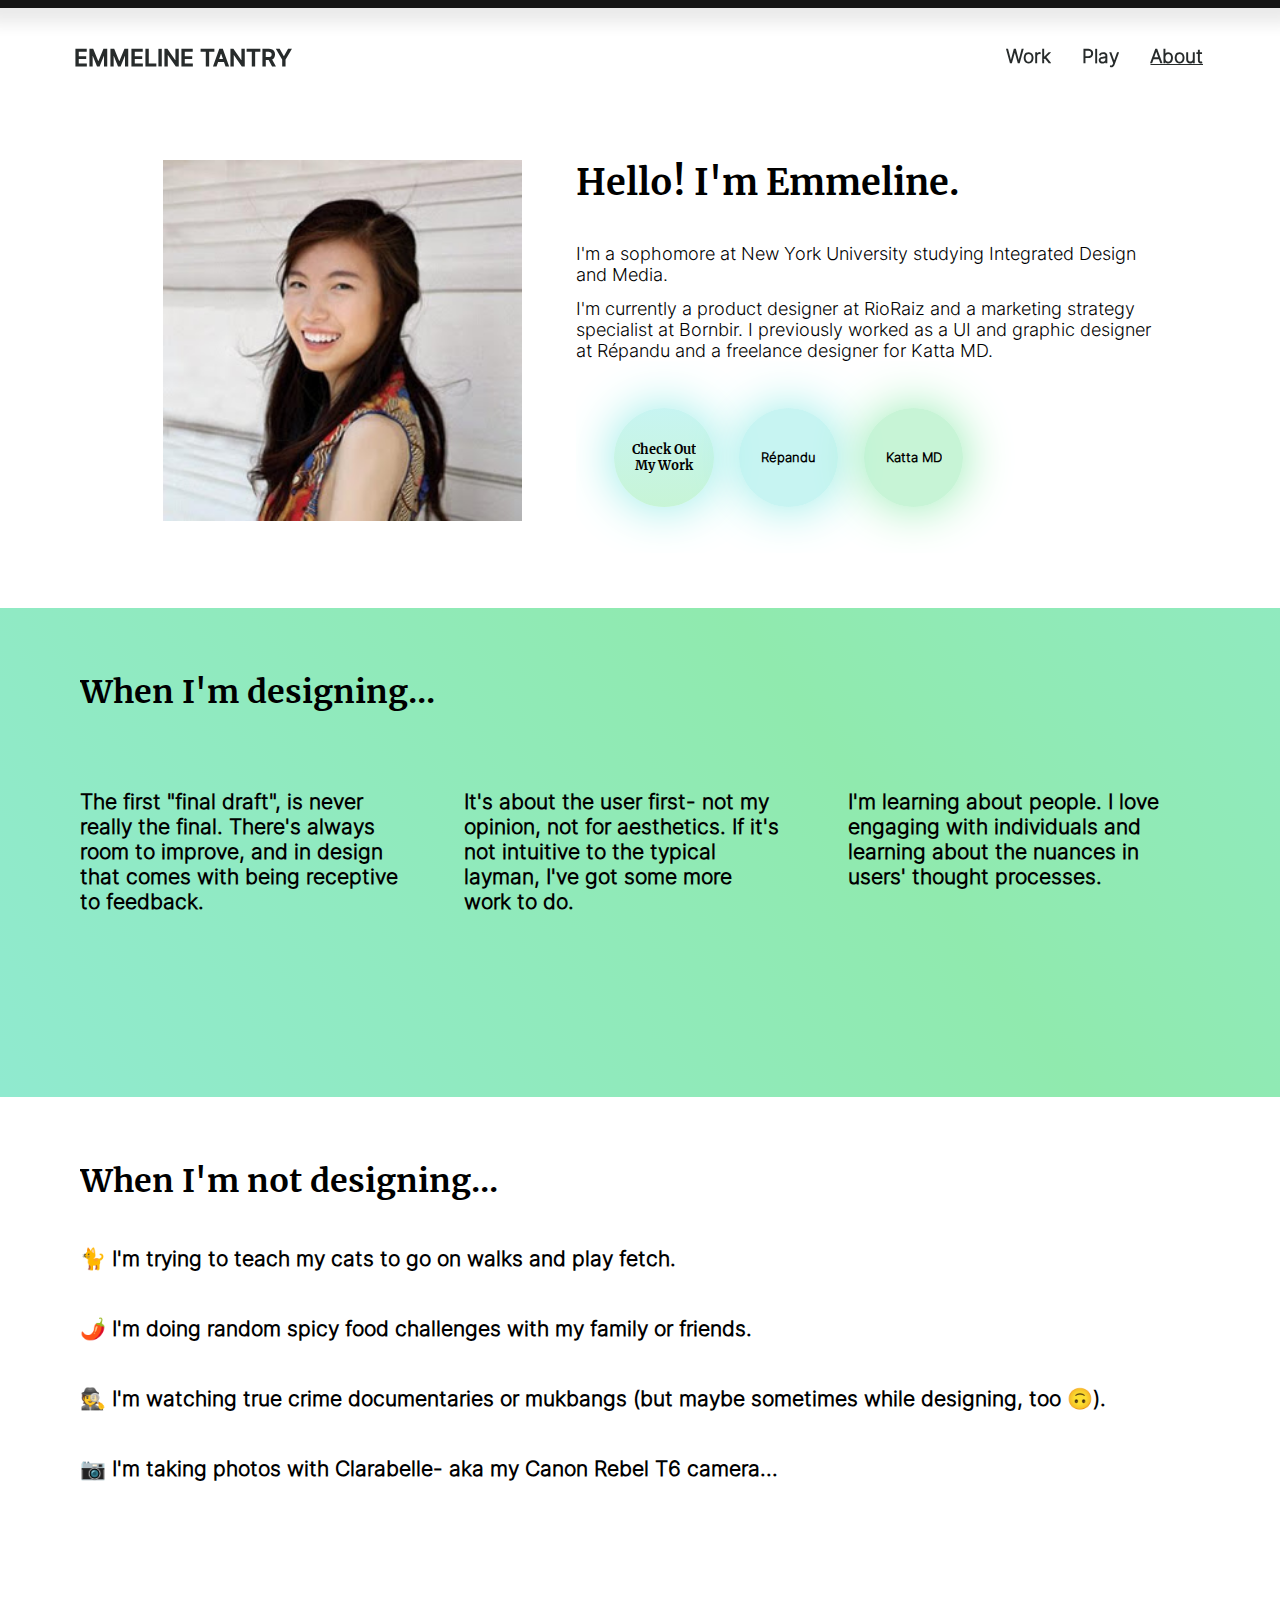
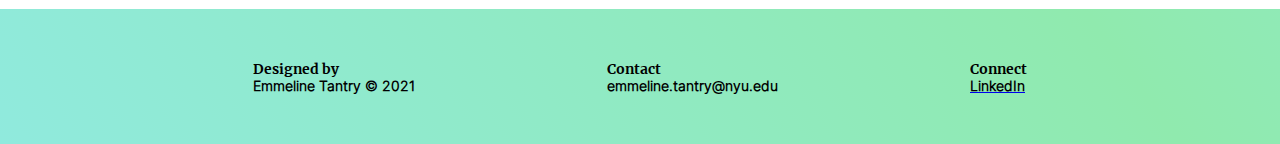
<file: about.html>
<!DOCTYPE html>
<html lang="en" dir="ltr">
  <head>
    <meta charset="utf-8">
    <title>Emmeline Tantry</title>
    <link rel="stylesheet" href="about.css">
    <link rel="icon" href="headIcon.png">
  </head>
  <body>
    <div class="progressbar">
      <div class="progressContainer">
        <div class="progressMade" id="progressBar"></div>
      </div>
    </div>
    <div class="header-selector mouse-cursor-gradient-tracking">
      <div class="header">
        <div class="name">
          <a href="index.html"> <h1>EMMELINE TANTRY</h1> </a>
        </div>
        <div class="sections">
          <a href="index.html"> <h1>Work</h1> </a>
          <a href="play.html"> <h1>Play</h1> </a>
          <a href="about.html" id="currentPage"> <h1>About</h1> </a>
        </div>
      </div>
    </div>

    <div class="content">
      <div class="quickFacts">
          <img src="emme.jpg" alt="">
      </div>
      <div class="intro">
        <h3>Hello! I'm Emmeline.</h3>
        <p>I'm a sophomore at New York University studying Integrated Design and Media.</p>
        <p>I'm currently a product designer at RioRaiz and a marketing strategy specialist at Bornbir. I previously worked as a UI and graphic designer at Répandu and a freelance designer for Katta MD.</p>
        <div class="workContainer">
          <a href="index.html" id="check">
            <div class="work">
              <h2>Check Out</h2>
              <h2>My Work</h2>
            </div>
          </a>
          <a href="repandu.html" id="repandu">
            <div class="work">
              <h2>Répandu</h2>
            </div>
          </a>
          <a href="katta.html" id="katta">
            <div class="work">
              <h2>Katta MD</h2>
            </div>
          </a>
        </div>
      </div>
    </div>

    <div class="section2 css-selector">
      <h1>When I'm designing...</h1>
      <div class="section21">
        <h2>The first "final draft", is never really the final. There's always room to improve, and in design that comes with being receptive to feedback.</h2>
        <h2>It's about the user first- not my opinion, not for aesthetics. If it's not intuitive to the typical layman, I've got some more work to do.</h2>
        <h2>I'm learning about people. I love engaging with individuals and learning about the nuances in users' thought processes.</h2>
      </div>
    </div>

    <div class="section3">
      <h1>When I'm not designing...</h1>
      <h2>🐈 I'm trying to teach my cats to go on walks and play fetch.</h2>
      <h2>🌶️ I'm doing random spicy food challenges with my family or friends.</h2>
      <h2>🕵️ I'm watching true crime documentaries or mukbangs (but maybe sometimes while designing, too 🙃).</h2>
      <h2>📷 I'm taking photos with Clarabelle- aka my Canon Rebel T6 camera...</h2>
    </div>

    <div class="footer css-selector">
      <div class="designedBy">
        <h6>Designed by</h6>
        <h6>Emmeline Tantry © 2021</h6>
      </div>
      <div class="contact">
        <h6>Contact</h6>
        <h6>emmeline.tantry@nyu.edu</h6>
      </div>
      <div class="connect">
        <h6>Connect</h6>
        <a id="linkedIn" href="https://www.linkedin.com/in/emmeline-tantry/" target="_blank"><h6>LinkedIn</h6></a>
      </div>
    </div>
    <script src="script.js" charset="utf-8"></script>
    <script src="https://unpkg.com/aos@next/dist/aos.js"></script>
    <script>
    AOS.init();
    </script>
  </body>
</html>
</file>
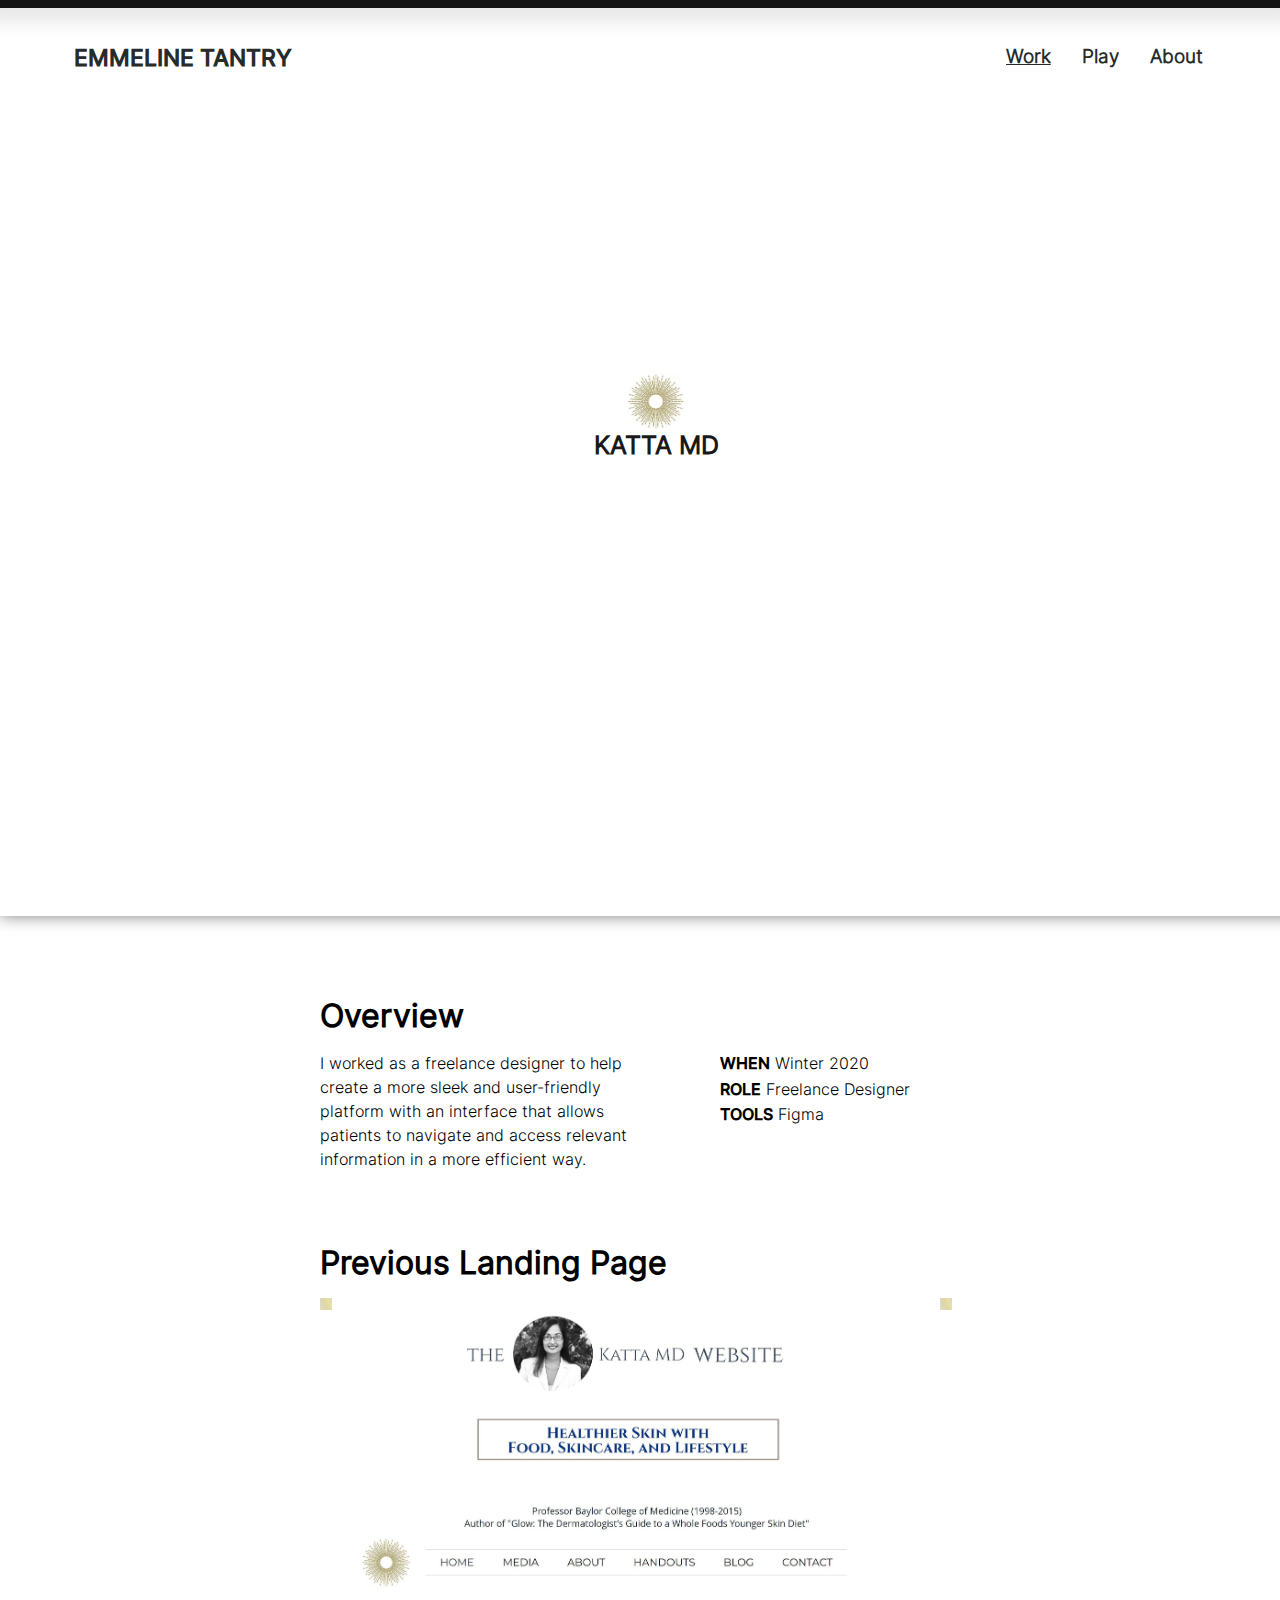
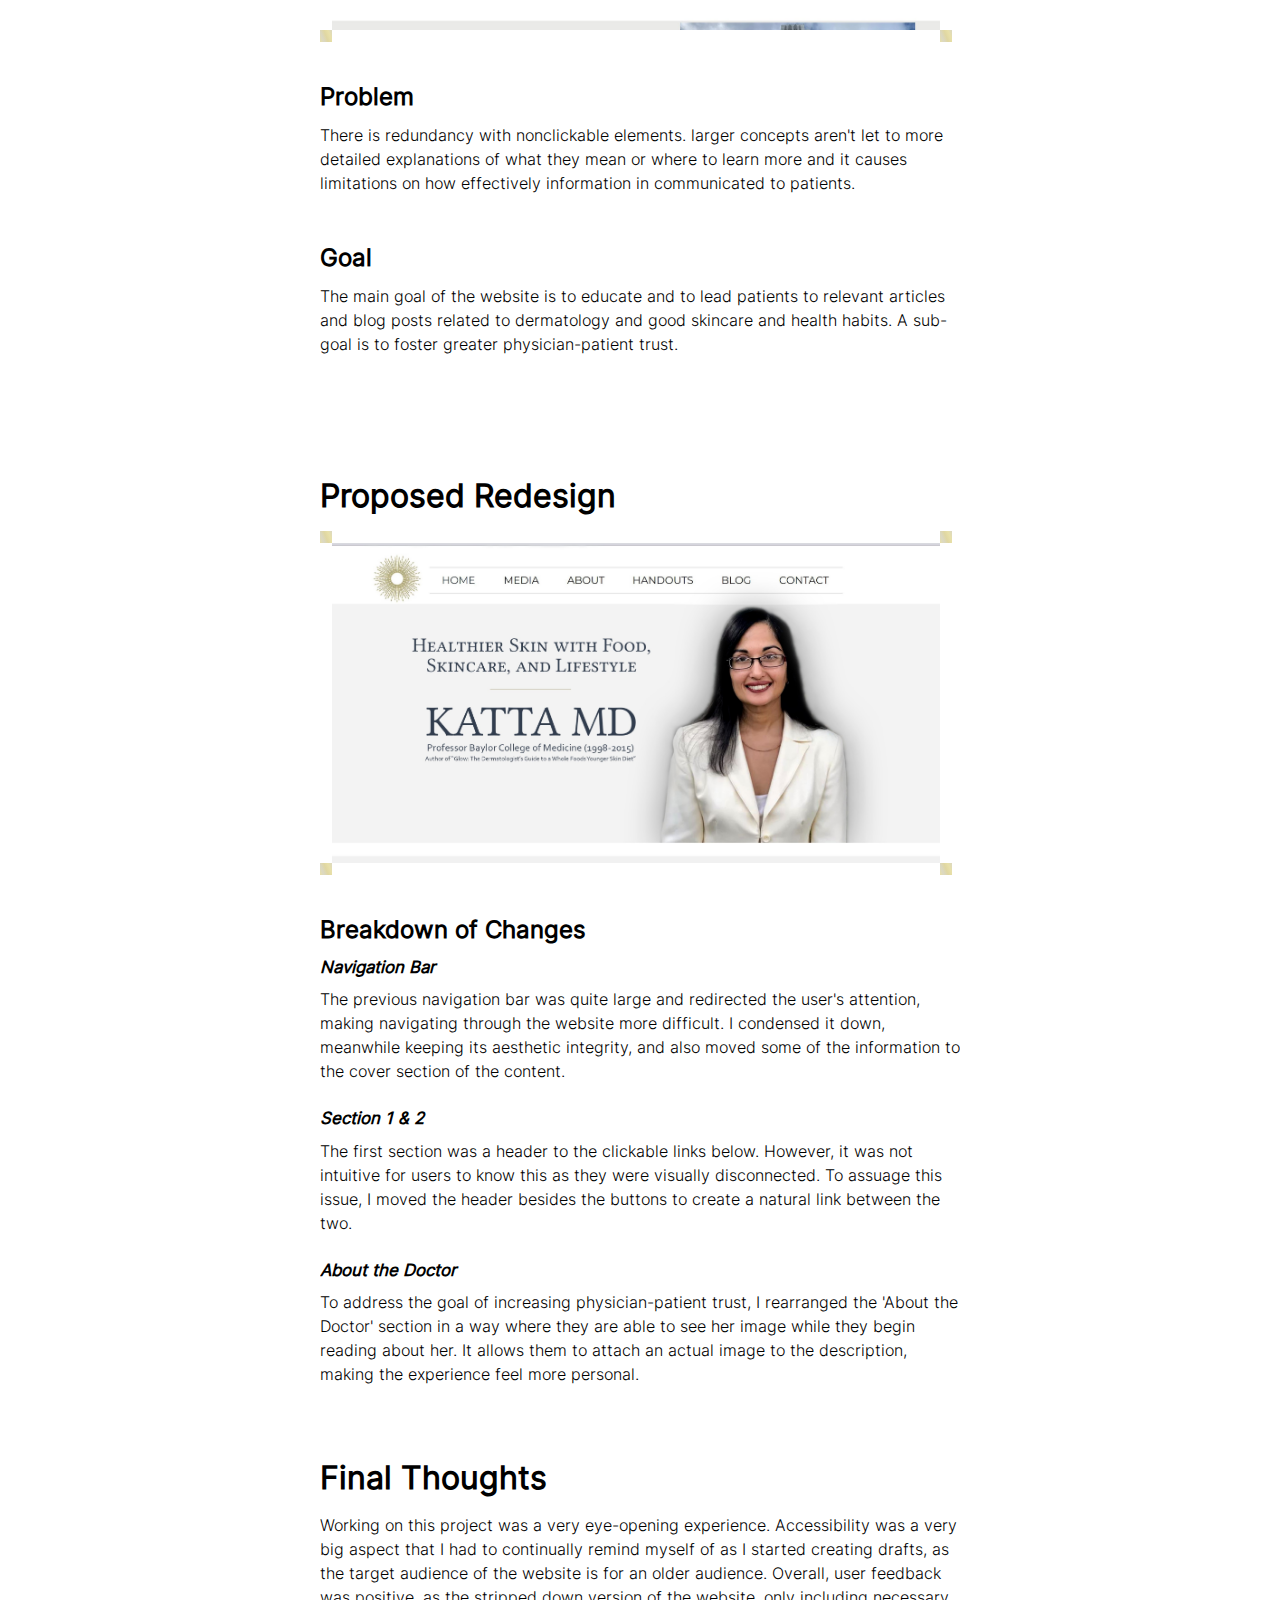
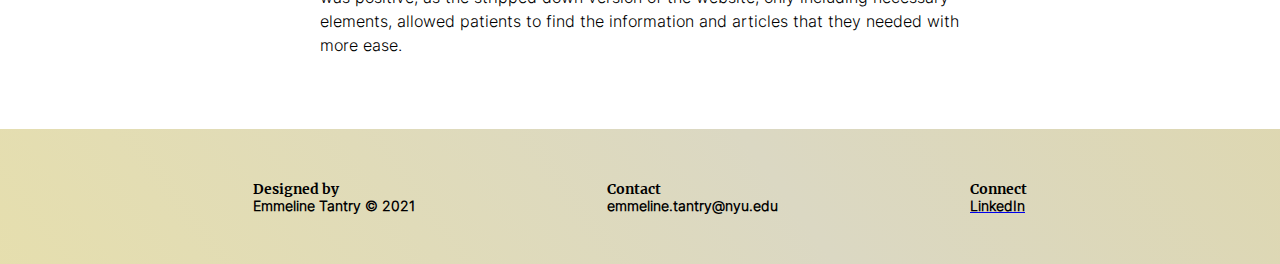
<file: katta.html>
<!DOCTYPE html>
<html lang="en" dir="ltr">
  <head>
    <meta charset="utf-8">
    <title>Emmeline Tantry</title>
    <link rel="stylesheet" href="katta.css">
    <link rel="stylesheet" href="https://unpkg.com/aos@next/dist/aos.css" />
    <link rel="icon" href="headIcon.png">
  </head>
  <body>
    <div class="progressbar">
      <div class="progressContainer">
        <div class="progressMade" id="progressBar"></div>
      </div>
    </div>
    <div class="cover header-selector mouse-cursor-gradient-tracking">
      <div class="header">
        <div class="name">
          <a href="index.html"> <h1>EMMELINE TANTRY</h1> </a>
        </div>
        <div class="sections">
          <a href="index.html" id="currentPage"> <h1>Work</h1> </a>
          <a href="play.html"> <h1>Play</h1> </a>
          <a href="about.html"> <h1>About</h1> </a>
        </div>
      </div>
      <div class="subcover">
        <img src="kattamd.JPG" alt="">
        <h1>KATTA MD</h1>
      </div>
    </div>

    <div class="content">
      <div class="background">
        <h1>Overview</h1>
        <div class="b1">
          <p id="intro">I worked as a freelance designer to help create a more sleek and user-friendly platform with an interface that allows patients to navigate and access relevant information in a more efficient way.</p>
          <div class="space">

          </div>
          <div class="quickInfo">
            <p><b>WHEN</b>  Winter 2020</p>
            <p><b>ROLE</b>  Freelance Designer</p>
            <p><b>TOOLS</b>  Figma</p>
          </div>
        </div>
      </div>
      <div class="previous">
        <h1>Previous Landing Page</h1>
        <div class="img">
          <img src="kattabefore.jpg" alt="">
        </div>
        <div class="problem">
          <h2>Problem</h2>
          <p>There is redundancy with nonclickable elements. larger concepts aren't let to more detailed explanations of what they mean or where to learn more and it causes limitations on how effectively information in communicated to patients.</p>
        </div>
        <div class="goal">
          <h2>Goal</h2>
          <p>The main goal of the website is to educate and to lead patients to relevant articles and blog posts related to dermatology and good skincare and health habits. A sub-goal is to foster greater physician-patient trust.</p>
        </div>
      </div>
      <div class="redesign">
        <h1>Proposed Redesign</h1>
        <div class="img">
          <img src="kattaafter.jpg" alt="">
        </div>
        <div class="changes">
          <h2>Breakdown of Changes</h2>
          <h3><em>Navigation Bar</em></h3>
          <p>The previous navigation bar was quite large and redirected the user's attention, making navigating through the website more difficult. I condensed it down, meanwhile keeping its aesthetic integrity, and also moved some of the information to the cover section of the content.</p>
          <h3><em>Section 1 & 2</em></h3>
          <p>The first section was a header to the clickable links below. However, it was not intuitive for users to know this as they were visually disconnected. To assuage this issue, I moved the header besides the buttons to create a natural link between the two.</p>
          <h3><em>About the Doctor</em></h3>
          <p>To address the goal of increasing physician-patient trust, I rearranged the 'About the Doctor' section in a way where they are able to see her image while they begin reading about her. It allows them to attach an actual image to the description, making the experience feel more personal.</p>
        </div>
      </div>
      <div class="finalThoughts">
        <h1>Final Thoughts</h1>
        <p>Working on this project was a very eye-opening experience. Accessibility was a very big aspect that I had to continually remind myself of as I started creating drafts, as the target audience of the website is for an older audience. Overall, user feedback was positive, as the stripped down version of the website, only including necessary elements, allowed patients to find the information and articles that they needed with more ease.</p>
      </div>
    </div>

    <div class="footer css-selector">
      <div class="designedBy">
        <h6>Designed by</h6>
        <h6>Emmeline Tantry © 2021</h6>
      </div>
      <div class="contact">
        <h6>Contact</h6>
        <h6>emmeline.tantry@nyu.edu</h6>
      </div>
      <div class="connect">
        <h6>Connect</h6>
        <a id="linkedIn" href="https://www.linkedin.com/in/emmeline-tantry/" target="_blank"><h6>LinkedIn</h6></a>
      </div>
    </div>
    <script src="script.js" charset="utf-8"></script>
    <script src="https://unpkg.com/aos@next/dist/aos.js"></script>
    <script>
    AOS.init();
    </script>
  </body>
</html>
</file>
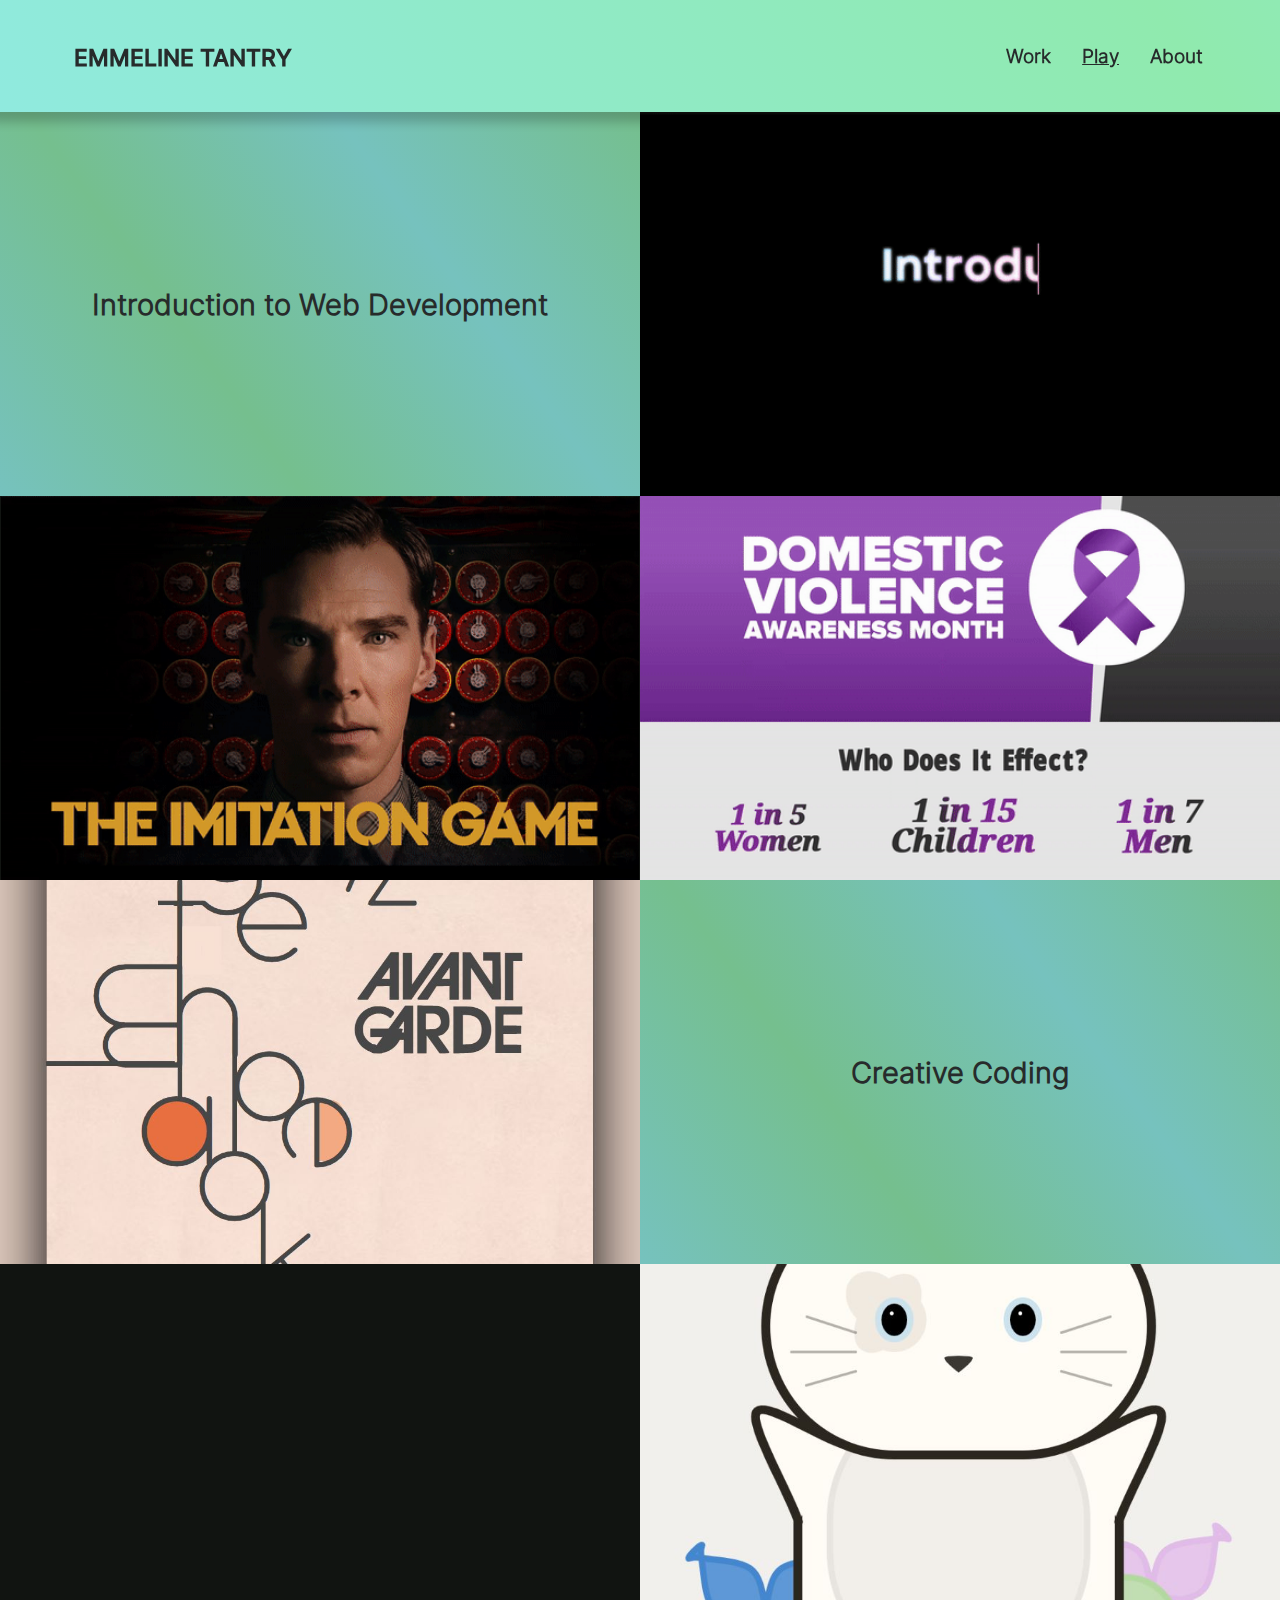
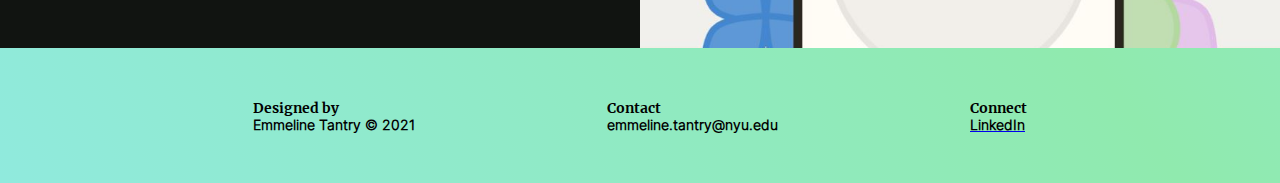
<file: play.html>
<!DOCTYPE html>
<html lang="en" dir="ltr">
  <head>
    <meta charset="utf-8">
    <title>Emmeline Tantry</title>
    <link rel="stylesheet" href="play.css">
    <link rel="icon" href="headIcon.png">
  </head>
  <body>
    <div class="progressbar">
      <div class="progressContainer">
        <div class="progressMade" id="progressBar"></div>
      </div>
    </div>
    <div class="whole css-selector mouse-cursor-gradient-tracking">
      <div class="header">
        <div class="name">
          <a href="index.html"> <h1>EMMELINE TANTRY</h1> </a>
        </div>
        <div class="sections">
          <a href="index.html"> <h1>Work</h1> </a>
          <a href="play.html" id="currentPage"> <h1>Play</h1> </a>
          <a href="about.html"> <h1>About</h1> </a>
        </div>
      </div>
    </div>

    <div class="projects">
      <h1 class="indiv">Introduction to Web Development</h1>
      <a href="https://emm-tantry.github.io/Final/" target="_blank">
        <div class="indiv" id="playthegame">
          <img src="PlaytheGame.gif" alt="">
          <div class="overlay">
            <div class="text">
              Play the Game
            </div>
          </div>
        </div>
      </a>
      <a href="https://emm-tantry.github.io/JS-Library/" target="_blank">
        <div class="indiv" id="imitationgame">
          <img  src="ImitationGame.gif" alt="">
          <div class="overlay">
            <div class="text">
              Imitation Game
            </div>
          </div>
        </div>
      </a>
      <a href="https://emm-tantry.github.io/Issue-Assignment/" target="_blank">
        <div class="indiv" id="domesticviolenceawareness">
          <img src="DomesticViolenceAwareness.gif" alt="">
          <div class="overlay">
            <div class="text">
              Domestic Violence Awareness
            </div>
          </div>
        </div>
      </a>
      <a href="https://emm-tantry.github.io/Design-Reference/" target="_blank">
        <div class="indiv" id="designrecreation">
          <img src="DesignRecreation.JPG" alt="">
          <div class="overlay">
            <div class="text">
              Design Replication
            </div>
          </div>
        </div>
      </a>
      <h1 class="indiv">Creative Coding</h1>
      <a href="https://editor.p5js.org/ekt9561/sketches/zg6hg0U1o" target="_blank">
        <div class="indiv" id="faceclock">
          <iframe style="width: 49vw; height: 49vw; overflow: hidden;"  scrolling="no" frameborder="0" src="https://editor.p5js.org/ekt9561/embed/zg6hg0U1o"></iframe>
          <div class="overlay">
            <div class="text">
              Face Clock
            </div>
          </div>
        </div>
      </a>
      <a href="https://editor.p5js.org/ekt9561/sketches/ChbdyCBLD" target="_blank">
        <div class="indiv" id="lostandfound">
          <img src="LostandFound.JPG" alt="">
          <div class="overlay">
            <div class="text">
              Lost and Found
            </div>
          </div>
        </div>
      </a>
    </div>


    <div class="footer css-selector">
      <div class="designedBy">
        <h6>Designed by</h6>
        <h6>Emmeline Tantry © 2021</h6>
      </div>
      <div class="contact">
        <h6>Contact</h6>
        <h6>emmeline.tantry@nyu.edu</h6>
      </div>
      <div class="connect">
        <h6>Connect</h6>
        <a id="linkedIn" href="https://www.linkedin.com/in/emmeline-tantry/" target="_blank"><h6>LinkedIn</h6></a>
      </div>
    </div>

    <script src="script.js" charset="utf-8"></script>
    <script src="https://unpkg.com/aos@next/dist/aos.js"></script>
    <script>
    AOS.init();
    </script>
  </body>
</html>
</file>
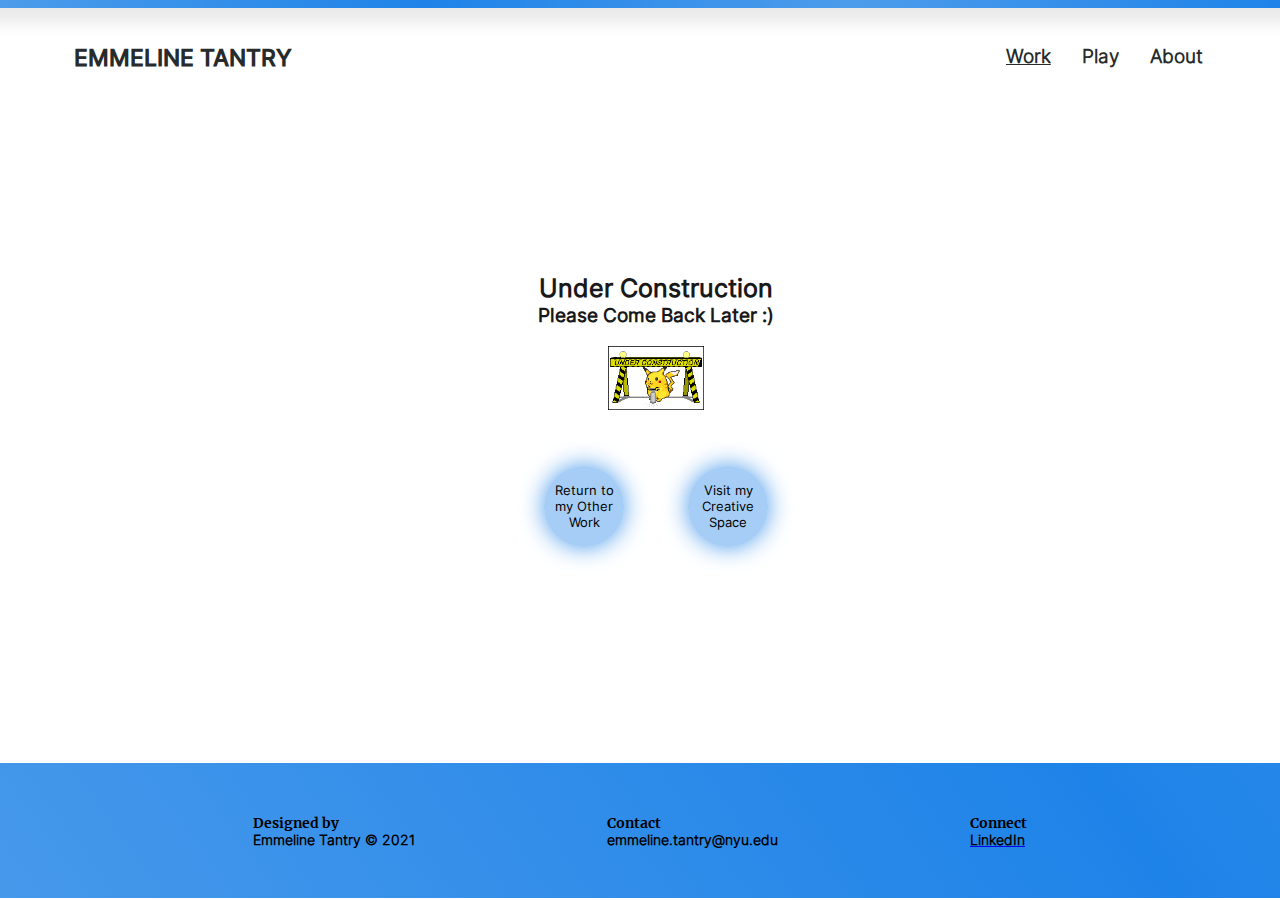
<file: repandu.html>
<!DOCTYPE html>
<html lang="en" dir="ltr">
  <head>
    <meta charset="utf-8">
    <title>Emmeline Tantry</title>
    <link rel="stylesheet" href="repandu.css">
  </head>
  <body>
    <div class="progressbar">
      <div class="progressContainer">
        <div class="progressMade" id="progressBar"></div>
      </div>
    </div>
    <div class="cover header-selector mouse-cursor-gradient-tracking">
      <div class="header">
        <div class="name">
          <a href="index.html"> <h1>EMMELINE TANTRY</h1> </a>
        </div>
        <div class="sections">
          <a href="index.html" id="currentPage"> <h1>Work</h1> </a>
          <a href="play.html"> <h1>Play</h1> </a>
          <a href="about.html"> <h1>About</h1> </a>
        </div>
      </div>
      <div class="subcover">
        <h1>Under Construction</h1>
        <h2>Please Come Back Later :)</h2>
        <img src="underConstruction.gif" alt="">
        <div class="link">
          <a class="circle" href="index.html"><div>
            Return to my Other Work
          </div></a>
          <a class="circle" href="play.html"><div>
            Visit my Creative Space
          </div></a>
        </div>
      </div>
    </div>


    <div class="footer css-selector">
      <div class="designedBy">
        <h6>Designed by</h6>
        <h6>Emmeline Tantry © 2021</h6>
      </div>
      <div class="contact">
        <h6>Contact</h6>
        <h6>emmeline.tantry@nyu.edu</h6>
      </div>
      <div class="connect">
        <h6>Connect</h6>
        <a id="linkedIn" href="https://www.linkedin.com/in/emmeline-tantry/" target="_blank"><h6>LinkedIn</h6></a>
      </div>
    </div>
    <!-- <script src="script.js" charset="utf-8"></script> -->
    <script src="https://unpkg.com/aos@next/dist/aos.js"></script>
    <script>
    AOS.init();
    </script>
  </body>
</html>
</file>
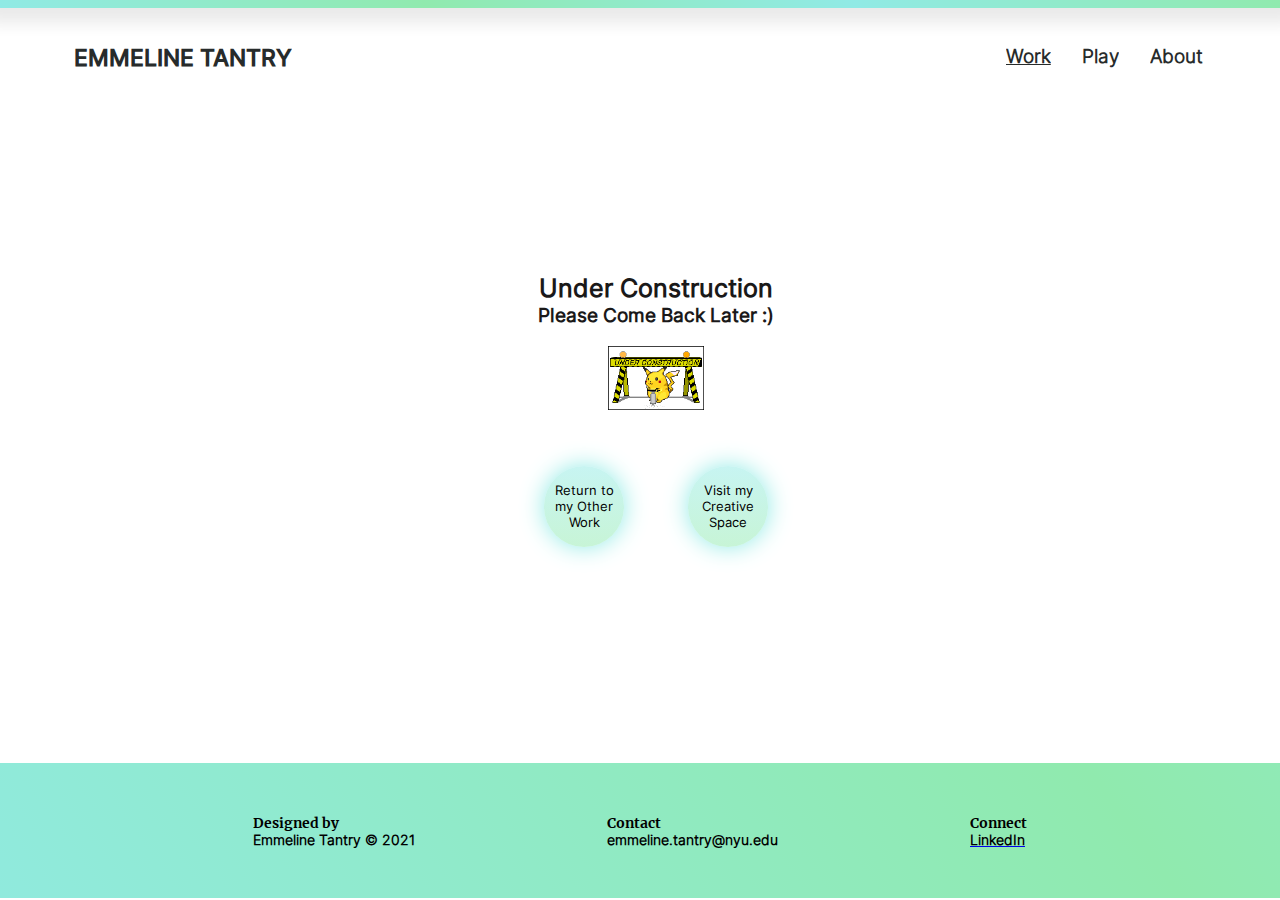
<file: rioraiz.html>
<!DOCTYPE html>
<html lang="en" dir="ltr">
  <head>
    <meta charset="utf-8">
    <title>Emmeline Tantry</title>
    <link rel="stylesheet" href="rioraiz.css">
  </head>
  <body>
    <div class="progressbar">
      <div class="progressContainer">
        <div class="progressMade" id="progressBar"></div>
      </div>
    </div>
    <div class="cover header-selector mouse-cursor-gradient-tracking">
      <div class="header">
        <div class="name">
          <a href="index.html"> <h1>EMMELINE TANTRY</h1> </a>
        </div>
        <div class="sections">
          <a href="index.html" id="currentPage"> <h1>Work</h1> </a>
          <a href="play.html"> <h1>Play</h1> </a>
          <a href="about.html"> <h1>About</h1> </a>
        </div>
      </div>
      <div class="subcover">
        <h1>Under Construction</h1>
        <h2>Please Come Back Later :)</h2>
        <img src="underConstruction.gif" alt="">
        <div class="link">
          <a class="circle" href="index.html"><div>
            Return to my Other Work
          </div></a>
          <a class="circle" href="play.html"><div>
            Visit my Creative Space
          </div></a>
        </div>
      </div>
    </div>


    <div class="footer css-selector">
      <div class="designedBy">
        <h6>Designed by</h6>
        <h6>Emmeline Tantry © 2021</h6>
      </div>
      <div class="contact">
        <h6>Contact</h6>
        <h6>emmeline.tantry@nyu.edu</h6>
      </div>
      <div class="connect">
        <h6>Connect</h6>
        <a id="linkedIn" href="https://www.linkedin.com/in/emmeline-tantry/" target="_blank"><h6>LinkedIn</h6></a>
      </div>
    </div>
    <!-- <script src="script.js" charset="utf-8"></script> -->
    <script src="https://unpkg.com/aos@next/dist/aos.js"></script>
    <script>
    AOS.init();
    </script>
  </body>
</html>
</file>
<file: about.css>
@font-face {
  src: url(Inter-Regular.ttf);
  font-family: Inter-Regular;
}

@font-face {
  src: url(Inter-Light.ttf);
  font-family: Inter-Light;
}

@font-face {
  src: url(Inter-ExtraLight.ttf);
  font-family: Inter-ExtraLight;
}

@font-face {
  src: url(Inter-Medium.ttf);
  font-family: Inter-Medium;
}

@font-face {
  src: url(Merriweather-BoldItalic.ttf);
  font-family: BoldItalic;
}

@font-face {
  src: url(Merriweather-LightItalic.ttf);
  font-family: LightItalic;
}

@font-face {
  src: url(Merriweather-BlackItalic.ttf);
  font-family: BlackItalic;
}

@font-face {
  src: url(Merriweather-Bold.ttf);
  font-family: MBold;
}

@font-face {
  src: url(Merriweather-Light.ttf);
  font-family: MLight;
}

* {
  padding: 0;
  border: 0;
  margin: 0;
  overflow-x: hidden;
  scroll-behavior: smooth;
}

html, body {
  background-color: white;
  width: 100%;
}

/* progress indicator */
.progressbar {
  position: fixed;
  top: 0;
  width: 100%;
  box-shadow: 0 0 15px 15px rgba(46,46,46,.1);;
}

.progressContainer {
  /* ending bar width */
  width: 100%;
  /* bar color for parts before progress is made */
  background: rgb(20,20,20);
}

.progressMade {
  /* bar height */
  height: 8px;
  /* progress bar color */
  background: linear-gradient(234deg, #90eaae, #90eae5, #90eaae, #90eae5);
  /* initial bar width */
  width: 0%;
}

.css-selector {
  background: linear-gradient(234deg, #90eaae, #90eae5, #90eaae, #90eae5);
    background-size: 300% 300%;

    -webkit-animation: AnimationName 7s ease infinite;
    -moz-animation: AnimationName 7s ease infinite;
    animation: AnimationName 7s ease infinite;
    height: 5em;
    width: 100%;
}

.header-selector {
    background: linear-gradient(234deg, rgba(0,0,0,0), rgba(0,0,0,0), rgba(0,0,0,0), rgba(0,0,0,0));
    background-size: 300% 300%;

    -webkit-animation: AnimationName 7s ease infinite;
    -moz-animation: AnimationName 7s ease infinite;
    animation: AnimationName 7s ease infinite;
    height: 5em;
    width: 100%;
}

@-webkit-keyframes AnimationName {
    0%{background-position:0% 50%}
    50%{background-position:100% 50%}
    100%{background-position:0% 50%}
}
@-moz-keyframes AnimationName {
    0%{background-position:0% 50%}
    50%{background-position:100% 50%}
    100%{background-position:0% 50%}
}
@keyframes AnimationName {
    0%{background-position:0% 50%}
    50%{background-position:100% 50%}
    100%{background-position:0% 50%}
}


.mouse-cursor-gradient-tracking {
  position: relative;
  /* background: #7983ff; */
  padding: 0.5rem 1rem;
  font-size: 1.2rem;
  border: none;
  color: white;
  outline: none;
  overflow: hidden;
}

.mouse-cursor-gradient-tracking:before {
  --size: 0;
  content: '';
  position: absolute;
  left: var(--x);
  top: var(--y);
  width: var(--size);
  height: var(--size);
  background: radial-gradient(circle closest-side, rgba(0,0,0,0), transparent);
  transform: translate(-50%, -50%);
  transition: width 0.2s ease, height 0.2s ease;
}

.mouse-cursor-gradient-tracking:hover:before {
  --size: 75em;
}

.header {
  position: fixed;
  display: flex;
  justify-content: space-between;
  padding-left: 3em;
  padding-right: 4em;
  padding-top: 4vh;
  height: 3em;
}

.name a:link {
  font-family: Inter-Medium;
  font-size: .6em;
}

.sections {
  display: flex;
  justify-content: space-around;
  width: 20%;
}

.header a {
  text-decoration: none;
}

.header a:link {
  color: #272b2b;
  transition: 1s;
}

.sections a:link {
  font-family: Inter-Light;
  font-size: .5em;
  transition: 1s;
  color: #272b2b;
}

.header a:visited {
  color: #272b2b;
}

.header {
  color: #272b2b;
  position: relative;
}

#currentPage {
  text-decoration: underline;
  color: #272b2b;
}

.header a:hover {
  font-size: .65em;
}

.sections a:hover {
  font-size: .55em;
}

.content {

}



.footer {
  height: 15vh;
  width: 100%;
  display: flex;
  justify-content: center;
  align-items: center;
  font-size: 1.3em;
}

.footer .designedBy {
  /* padding-right: 10vw; */
}

.footer .contact {
  padding-left: 15vw;
  padding-right: 15vw;
}

.footer h6:first-child {
  font-family: MBold;
}

.footer h6:nth-child(2) {
  font-family: Inter-Light;
}

#linkedIn:link h6 {
  font-family: Inter-Light;
  text-decoration: none;
  color: black;
}

#linkedIn:visited {
  font-family: Inter-Light;
  text-decoration: none;
  color: black;
}

.content {
  display: flex;
  font-family: Inter-Light;
  padding-top: 3em;
  justify-content: center;
  align-items: center;
}

.quickFacts {
  width: 40vw;
  display: flex;
  flex-direction: column;
  /* justify-content: center; */
  align-items: center;
  margin-left: -5vw;
  height: 35vw;
}

.quickFacts img {
  /* border-radius: 50%; */
  width: 28vw;
  align-self: flex-end;
  padding-right: 1em;
}

.workContainer {
  display: flex;
  /* justify-content: space-around; */
  align-items: center;
  padding-left: 3vw;
  width: 100%;
  height: 15vw;
}

#check, #repandu, #katta{
  border-radius: 50%;
  width: 7vw;
  height: 7vw;
  display: flex;
  justify-content: center;
  align-items: center;
  text-align: center;
  padding: .3em;
  margin-right: 2vw;
  box-shadow: 0 0 50px #90eae5;
  text-decoration: none;
  color: black;
}

.work h2 {
  font-size: 1vw;
}

#check {
  background-image: linear-gradient(rgba(144, 234, 229,0.5), rgba(144, 234, 174, 0.5));
  box-shadow: 0 0 50px #90eae5;
  font-family: MBold;
  flex-direction: column;
}

#repandu {
  background-color: rgba(144, 234, 229,0.5);
  box-shadow: 0 0 50px #90eae5;
  /* margin-left: 3vw;
  margin-top: -1vw;
  z-index: 1000; */
}

#katta {
  background-color: rgba(144, 234, 174, 0.5);
  box-shadow: 0 0 50px #90eaae;
  /* margin-left: 20vw;
  margin-top: -11vw; */
}

.intro {
  width: 45vw;
  padding-right: 3vw;
  padding-left: 3vw;
  height: 35vw;
}

.intro h3 {
  font-size: 2.8vw;
  font-family: MBold;
  padding-bottom: 2vw;
}

.intro p {
  font-size: 1.4vw;
  padding-top: 1vw;
}

.section2 {
  height: 33vh;
}

.section2, .section3 {
  padding-top: 4em;
  padding-bottom: 8em;
  padding-left: 5em;
  padding-right: 5em;
}

.section2 h1, .section3 h1 {
  font-family: MBold;
}

.section2 h2 {
  font-family: Inter-Light;
  font-size: 1.3em;
  padding-right: 5vw;
  padding-top: 5vh;
  width: 30vw;
}

.section3 h2 {
  font-family: Inter-Light;
  font-size: 1.3em;
  padding-right: 5vw;
  padding-top: 5vh;
}

.section21 {
  display: flex;
  justify-content: space-around;
  width: 90vw;
  padding-top: 2em;
}
</file>
<file: katta.css>
@font-face {
  src: url(Inter-Regular.ttf);
  font-family: Inter-Regular;
}

@font-face {
  src: url(Inter-Light.ttf);
  font-family: Inter-Light;
}
@font-face {
  src: url(Inter-Regular.ttf);
  font-family: Inter-Regular;
}

@font-face {
  src: url(Inter-Light.ttf);
  font-family: Inter-Light;
}

@font-face {
  src: url(Inter-ExtraLight.ttf);
  font-family: Inter-ExtraLight;
}

@font-face {
  src: url(Inter-Medium.ttf);
  font-family: Inter-Medium;
}

@font-face {
  src: url(Merriweather-BoldItalic.ttf);
  font-family: BoldItalic;
}

@font-face {
  src: url(Merriweather-LightItalic.ttf);
  font-family: LightItalic;
}

@font-face {
  src: url(Merriweather-BlackItalic.ttf);
  font-family: BlackItalic;
}

@font-face {
  src: url(Merriweather-Bold.ttf);
  font-family: MBold;
}

@font-face {
  src: url(Merriweather-Light.ttf);
  font-family: MLight;
}

* {
  padding: 0;
  border: 0;
  margin: 0;
  overflow-x: hidden;
  scroll-behavior: smooth;
}

html, body {
  background-color: white;
  width: 100%;
}

/* progress indicator */
.progressbar {
  position: fixed;
  top: 0;
  width: 100%;
  box-shadow: 0 0 15px 15px rgba(46,46,46,.1);;
  z-index: 1000;
}

.progressContainer {
  /* ending bar width */
  width: 100%;
  /* bar color for parts before progress is made */
  background: rgb(20,20,20);
}

.progressMade {
  /* bar height */
  height: 8px;
  /* progress bar color */
  background: linear-gradient(234deg, #dbd8c3, #e8e0a9, #e0d7a2, #dbd8c3, #e8e0a9);
  /* initial bar width */
  width: 0%;
}

.css-selector {
  background: linear-gradient(234deg, #dbd8c3, #e8e0a9, #e0d7a2, #dbd8c3, #e8e0a9);
    background-size: 300% 300%;

    -webkit-animation: AnimationName 7s ease infinite;
    -moz-animation: AnimationName 7s ease infinite;
    animation: AnimationName 7s ease infinite;
    height: 5em;
    width: 100%;
}

.header-selector {
    background: linear-gradient(234deg, rgba(0,0,0,0), rgba(0,0,0,0), rgba(0,0,0,0), rgba(0,0,0,0));
    background-size: 300% 300%;

    -webkit-animation: AnimationName 7s ease infinite;
    -moz-animation: AnimationName 7s ease infinite;
    animation: AnimationName 7s ease infinite;
    height: 5em;
    width: 100%;
}

@-webkit-keyframes AnimationName {
    0%{background-position:0% 50%}
    50%{background-position:100% 50%}
    100%{background-position:0% 50%}
}
@-moz-keyframes AnimationName {
    0%{background-position:0% 50%}
    50%{background-position:100% 50%}
    100%{background-position:0% 50%}
}
@keyframes AnimationName {
    0%{background-position:0% 50%}
    50%{background-position:100% 50%}
    100%{background-position:0% 50%}
}


.mouse-cursor-gradient-tracking {
  position: relative;
  /* background: #7983ff; */
  padding: 0.5rem 1rem;
  font-size: 1.2rem;
  border: none;
  color: white;
  outline: none;
  overflow: hidden;
}

.mouse-cursor-gradient-tracking:before {
  --size: 0;
  content: '';
  position: absolute;
  left: var(--x);
  top: var(--y);
  width: var(--size);
  height: var(--size);
  background: radial-gradient(circle closest-side, rgba(0,0,0,0), transparent);
  transform: translate(-50%, -50%);
  transition: width 0.2s ease, height 0.2s ease;
}

.mouse-cursor-gradient-tracking:hover:before {
  --size: 75em;
}

.header {
  position: fixed;
  display: flex;
  justify-content: space-between;
  padding-left: 3em;
  padding-right: 4em;
  padding-top: 4vh;
  height: 3em;
}

.name a:link {
  font-family: Inter-Medium;
  font-size: .6em;
}

.sections {
  display: flex;
  justify-content: space-around;
  width: 20%;
}

.header a {
  text-decoration: none;
}

.header a:link {
  color: #272b2b;
  transition: 1s;
}

.sections a:link {
  font-family: Inter-Light;
  font-size: .5em;
  transition: 1s;
  color: #272b2b;
}

.header a:visited {
  color: #272b2b;
}

.header {
  color: #272b2b;
  position: relative;
}

#currentPage {
  text-decoration: underline;
  color: #272b2b;
}

.header a:hover {
  font-size: .65em;
}

.sections a:hover {
  font-size: .55em;
}

.cover {
  /* background-image: url();
  background-repeat: no-repeat;
  background-size: cover; */
  height: 100vh;
  box-shadow: 0 0 15px rgba(0,0,0,0.5);
  /* background-color: #faf9f2; */
}

.subcover {
  display: flex;
  justify-content: center;
  align-items: center;
  flex-direction: column;
  height: 70%;
}

.subcover img {
  width: 3em;
}

.subcover h1 {
  font-family: Inter-Regular;
  font-size: 1.3em;
  color: #1a1919;
}

.content {
  margin-top: 5em;
  display: flex;
  flex-direction: column;
  align-items: center;
}

.background, .previous, .goal, .redesign, .finalThoughts {
  width: 40em;
  margin-bottom: 3em;
}

.b1 {
  display: flex;
}

#intro {
  width: 20em;
}

.space {
  width: 5em;
}

.quickInfo {
  width: 15em;
}

.img {
  width: 38em;
  height: 20em;
  /* object-fit: cover; */
  border: .8em;
  border-style: solid;
  border-image:
    linear-gradient(234deg, #dbd8c3, #e8e0a9, #e0d7a2, #dbd8c3, #e8e0a9);
    margin-bottom: 1em;
}

.content img {
  width: 38em;
}

.content h1, .content h2 {
  font-family: Inter-Regular;
  margin-bottom: 0.5em;
}

.content h2 {
  margin-top: 1em;
}

.content p {
  font-family: Inter-Light;
  margin-bottom: 1.5em;
  line-height: 1.5em;
}

.quickInfo p {
  margin-bottom: .1em;
}

.content b {
  font-family: Inter-Medium;
}

em {
  font-family: Inter-Regular;
  font-size: .9em;
}

.content h3 {
  margin-bottom: .5em;
}

.footer {
  height: 15vh;
  width: 100%;
  display: flex;
  justify-content: center;
  align-items: center;
  font-size: 1.3em;
}

.footer .designedBy {
  /* padding-right: 10vw; */
}

.footer .contact {
  padding-left: 15vw;
  padding-right: 15vw;
}

.footer h6:first-child {
  font-family: MBold;
}

.footer h6:nth-child(2) {
  font-family: Inter-Light;
}

#linkedIn:link h6 {
  font-family: Inter-Light;
  text-decoration: none;
  color: black;
}

#linkedIn:visited {
  font-family: Inter-Light;
  text-decoration: none;
  color: black;
}
</file>
<file: play.css>
@font-face {
  src: url(Inter-Regular.ttf);
  font-family: Inter-Regular;
}

@font-face {
  src: url(Inter-Light.ttf);
  font-family: Inter-Light;
}

@font-face {
  src: url(Inter-ExtraLight.ttf);
  font-family: Inter-ExtraLight;
}

@font-face {
  src: url(Inter-Medium.ttf);
  font-family: Inter-Medium;
}

@font-face {
  src: url(Merriweather-BoldItalic.ttf);
  font-family: BoldItalic;
}

@font-face {
  src: url(Merriweather-LightItalic.ttf);
  font-family: LightItalic;
}

@font-face {
  src: url(Merriweather-BlackItalic.ttf);
  font-family: BlackItalic;
}

@font-face {
  src: url(Merriweather-Bold.ttf);
  font-family: MBold;
}

@font-face {
  src: url(Merriweather-Light.ttf);
  font-family: MLight;
}

* {
  padding: 0;
  border: 0;
  margin: 0;
  overflow-x: hidden;
  scroll-behavior: smooth;
}

html, body {
  background-color: #111411;
  width: 100%;
}

/* progress indicator */
.progressbar {
  position: fixed;
  top: 0;
  width: 100%;
  box-shadow: 0 0 10px 10px rgba(46,46,46,.5);;
  z-index: 1000;
}

.progressContainer {
  /* ending bar width */
  width: 100%;
  /* bar color for parts before progress is made */
  background: rgb(20,20,20);
}

.progressMade {
  /* bar height */
  height: 8px;
  /* progress bar color */
  background: linear-gradient(234deg, #90eaae, #90eae5, #90eaae, #90eae5);
  /* initial bar width */
  width: 0%;
}

.css-selector {
    background: linear-gradient(234deg, #90eaae, #90eae5, #90eaae, #90eae5);
    background-size: 300% 300%;

    -webkit-animation: AnimationName 7s ease infinite;
    -moz-animation: AnimationName 7s ease infinite;
    animation: AnimationName 7s ease infinite;
    height: 5em;
    width: 100%;
}

@-webkit-keyframes AnimationName {
    0%{background-position:0% 50%}
    50%{background-position:100% 50%}
    100%{background-position:0% 50%}
}
@-moz-keyframes AnimationName {
    0%{background-position:0% 50%}
    50%{background-position:100% 50%}
    100%{background-position:0% 50%}
}
@keyframes AnimationName {
    0%{background-position:0% 50%}
    50%{background-position:100% 50%}
    100%{background-position:0% 50%}
}


.mouse-cursor-gradient-tracking {
  position: relative;
  /* background: #7983ff; */
  padding: 0.5rem 1rem;
  font-size: 1.2rem;
  border: none;
  color: white;
  outline: none;
  overflow: hidden;
  z-index: 1000;
}

.mouse-cursor-gradient-tracking:before {
  --size: 0;
  content: '';
  position: absolute;
  left: var(--x);
  top: var(--y);
  width: var(--size);
  height: var(--size);
  background: radial-gradient(circle closest-side, rgba(0,0,0,0), transparent);
  transform: translate(-50%, -50%);
  transition: width 0.2s ease, height 0.2s ease;
}

.mouse-cursor-gradient-tracking:hover:before {
  --size: 75em;
}

.whole {
  box-shadow: 0 0 10px 10px rgba(0,0,0,0.2);
}

.header {
  position: fixed;
  display: flex;
  justify-content: space-between;
  padding-left: 3em;
  padding-right: 4em;
  padding-top: 4vh;
  height: 3em;
}

.name a:link {
  font-family: Inter-Medium;
  font-size: .6em;
}

.sections {
  display: flex;
  justify-content: space-around;
  width: 20%;
}

.header a {
  text-decoration: none;
}

.header a:link {
  color: #272b2b;
  transition: 1s;
}

.sections a:link {
  font-family: Inter-Light;
  font-size: .5em;
  transition: 1s;
  color: #272b2b;
}

.header a:visited {
  color: #272b2b;
}

.header {
  color: #272b2b;
  position: relative;
}

#currentPage {
  text-decoration: underline;
  color: #272b2b;
}

.header a:hover {
  font-size: .65em;
}

.sections a:hover {
  font-size: .55em;
}

.projects {
  /* margin-top: 1em; */
  display: grid;
  grid-template-columns: 1fr 1fr;
  position: relative;
}

.indiv {
  width: 100%;
  height: 30vw;
  display: flex;
  justify-content: center;
  align-items: center;
  overflow-y: hidden;
}

.projects h1 {
  /* grid-column: 1; */
  color: #272b2b;
  font-size: 1.8em;
  font-family: Inter-Light;
  background: linear-gradient(234deg, #75bf8e, #76c2be, #75bf8e, #76c2be);
}

.overlay {
  position: absolute;
  height: 30vw;
  width: 49.5vw;
  opacity: 0;
  transition: .5s ease;
  background-color: rgba(0,0,0,0.7);
  display: flex;
  justify-content: center;
  align-items: center;
  /* margin-left: 0.2em; */
}

.text {
  color: #f0f7f7;
  font-family: MBold;
  font-size: 1.5em;
}

#playthegame img {
  height: 101%;
  transition: .5s ease;
}

#playthegame:hover .overlay {
  opacity: 1;
}

#playthegame:hover img{
  transform: scale(1.1);
}

#imitationgame img {
  height: 100%;
  transition: .5s ease;
}

#imitationgame:hover .overlay {
  opacity: 1;
}

#imitationgame:hover img{
  transform: scale(1.1);
}

#domesticviolenceawareness img {
  height: 100%;
  transition: .5s ease;
}

#domesticviolenceawareness:hover .overlay {
  opacity: 1;
}

#domesticviolenceawareness:hover img{
  transform: scale(1.1);
}

#designrecreation img {
  width: 100%;
  transition: .5s ease;
}

#designrecreation:hover .overlay {
  opacity: 1;
}

#designrecreation:hover img{
  transform: scale(1.1);
}

#faceclock {
  /* height: 49vw; */
}

#faceclock:hover .overlay {
  opacity: 1;
}

#faceclock:hover iframe{
  transform: scale(1.45) translate(5.3em, 5.3em);
}

iframe {
  transform: scale(1.35) translate(5.3em, 5.3em);
  transition: .5s ease;
}

#lostandfound:hover .overlay {
  opacity: 1;
}

#lostandfound img {
  width: 100%;
  transition: .5s ease;
}

#lostandfound:hover img{
  transform: scale(1.1);
}

.footer {
  height: 15vh;
  width: 100%;
  display: flex;
  justify-content: center;
  align-items: center;
  font-size: 1.3em;
}

.footer .designedBy {
  /* padding-right: 10vw; */
}

.footer .contact {
  padding-left: 15vw;
  padding-right: 15vw;
}

.footer h6:first-child {
  font-family: MBold;
}

.footer h6:nth-child(2) {
  font-family: Inter-Light;
}

#linkedIn:link h6 {
  font-family: Inter-Light;
  text-decoration: none;
  color: black;
}

#linkedIn:visited {
  font-family: Inter-Light;
  text-decoration: none;
  color: black;
}
</file>
<file: repandu.css>
@font-face {
  src: url(Inter-Regular.ttf);
  font-family: Inter-Regular;
}

@font-face {
  src: url(Inter-Light.ttf);
  font-family: Inter-Light;
}
@font-face {
  src: url(Inter-Regular.ttf);
  font-family: Inter-Regular;
}

@font-face {
  src: url(Inter-Light.ttf);
  font-family: Inter-Light;
}

@font-face {
  src: url(Inter-ExtraLight.ttf);
  font-family: Inter-ExtraLight;
}

@font-face {
  src: url(Inter-Medium.ttf);
  font-family: Inter-Medium;
}

@font-face {
  src: url(Merriweather-BoldItalic.ttf);
  font-family: BoldItalic;
}

@font-face {
  src: url(Merriweather-LightItalic.ttf);
  font-family: LightItalic;
}

@font-face {
  src: url(Merriweather-BlackItalic.ttf);
  font-family: BlackItalic;
}

@font-face {
  src: url(Merriweather-Bold.ttf);
  font-family: MBold;
}

@font-face {
  src: url(Merriweather-Light.ttf);
  font-family: MLight;
}

* {
  padding: 0;
  border: 0;
  margin: 0;
  overflow-x: hidden;
  scroll-behavior: smooth;
}

html, body {
  background-color: white;
  width: 100%;
}

/* progress indicator */
.progressbar {
  position: fixed;
  top: 0;
  width: 100%;
  box-shadow: 0 0 15px 15px rgba(46,46,46,.1);;
  z-index: 1000;
}

.progressContainer {
  /* ending bar width */
  width: 100%;
  /* bar color for parts before progress is made */
  background: rgb(20,20,20);
}

.progressMade {
  /* bar height */
  height: 8px;
  /* progress bar color */
  background: linear-gradient(234deg, #1e83e8, #4d9ceb, #1e83e8, #4d9ceb);
  /* initial bar width */
  /* width: 0%; */
}

.css-selector {
  background: linear-gradient(234deg, #1e83e8, #4d9ceb, #1e83e8, #4d9ceb);
    background-size: 300% 300%;

    -webkit-animation: AnimationName 7s ease infinite;
    -moz-animation: AnimationName 7s ease infinite;
    animation: AnimationName 7s ease infinite;
    height: 5em;
    width: 100%;
}

.header-selector {
    background: linear-gradient(234deg, rgba(0,0,0,0), rgba(0,0,0,0), rgba(0,0,0,0), rgba(0,0,0,0));
    background-size: 300% 300%;

    -webkit-animation: AnimationName 7s ease infinite;
    -moz-animation: AnimationName 7s ease infinite;
    animation: AnimationName 7s ease infinite;
    height: 5em;
    width: 100%;
}

@-webkit-keyframes AnimationName {
    0%{background-position:0% 50%}
    50%{background-position:100% 50%}
    100%{background-position:0% 50%}
}
@-moz-keyframes AnimationName {
    0%{background-position:0% 50%}
    50%{background-position:100% 50%}
    100%{background-position:0% 50%}
}
@keyframes AnimationName {
    0%{background-position:0% 50%}
    50%{background-position:100% 50%}
    100%{background-position:0% 50%}
}


.mouse-cursor-gradient-tracking {
  position: relative;
  /* background: #7983ff; */
  padding: 0.5rem 1rem;
  font-size: 1.2rem;
  border: none;
  color: white;
  outline: none;
  overflow: hidden;
}

.mouse-cursor-gradient-tracking:before {
  --size: 0;
  content: '';
  position: absolute;
  left: var(--x);
  top: var(--y);
  width: var(--size);
  height: var(--size);
  background: radial-gradient(circle closest-side, rgba(0,0,0,0), transparent);
  transform: translate(-50%, -50%);
  transition: width 0.2s ease, height 0.2s ease;
}

.mouse-cursor-gradient-tracking:hover:before {
  --size: 75em;
}

.header {
  position: fixed;
  display: flex;
  justify-content: space-between;
  padding-left: 3em;
  padding-right: 4em;
  padding-top: 4vh;
  height: 3em;
}

.name a:link {
  font-family: Inter-Medium;
  font-size: .6em;
}

.sections {
  display: flex;
  justify-content: space-around;
  width: 20%;
}

.header a {
  text-decoration: none;
}

.header a:link {
  color: #272b2b;
  transition: 1s;
}

.sections a:link {
  font-family: Inter-Light;
  font-size: .5em;
  transition: 1s;
  color: #272b2b;
}

.header a:visited {
  color: #272b2b;
}

.header {
  color: #272b2b;
  position: relative;
}

#currentPage {
  text-decoration: underline;
  color: #272b2b;
}

.header a:hover {
  font-size: .65em;
}

.sections a:hover {
  font-size: .55em;
}

.cover {
  /* background-image: url();
  background-repeat: no-repeat;
  background-size: cover; */
  height: 83vh;
  /* box-shadow: 0 0 15px rgba(0,0,0,0.5); */
  /* background-color: #faf9f2; */
}

.subcover {
  display: flex;
  justify-content: center;
  align-items: center;
  flex-direction: column;
  height: 90%;
}

.subcover img {
  margin-top: 1em;
  width: 5em;
}

.subcover h1 {
  font-family: Inter-Regular;
  font-size: 1.3em;
  color: #1a1919;
}

.subcover h2 {
  font-family: Inter-Regular;
  font-size: 1em;
  color: #1a1919;
}

.link {
  display: flex;
  width: 15em;
  height: 10em;
  justify-content: space-around;
  align-items: center;
}

.circle {
  border-radius: 50%;
  box-shadow: 0 0 25px #4d9ceb;
  width: 6em;
  height: 6em;
  display: flex;
  justify-content: center;
  align-items: center;
  text-align: center;
  text-decoration: none;
  color: black;
  font-family: Inter-Regular;
  font-size: .7em;
  background-color: rgba(77, 156, 235,.5);
  z-index: 1000;
}


.footer {
  height: 15vh;
  width: 100%;
  display: flex;
  justify-content: center;
  align-items: center;
  font-size: 1.3em;
}

.footer .designedBy {
  /* padding-right: 10vw; */
}

.footer .contact {
  padding-left: 15vw;
  padding-right: 15vw;
}

.footer h6:first-child {
  font-family: MBold;
}

.footer h6:nth-child(2) {
  font-family: Inter-Light;
}

#linkedIn:link h6 {
  font-family: Inter-Light;
  text-decoration: none;
  color: black;
}

#linkedIn:visited {
  font-family: Inter-Light;
  text-decoration: none;
  color: black;
}
</file>
<file: rioraiz.css>
@font-face {
  src: url(Inter-Regular.ttf);
  font-family: Inter-Regular;
}

@font-face {
  src: url(Inter-Light.ttf);
  font-family: Inter-Light;
}
@font-face {
  src: url(Inter-Regular.ttf);
  font-family: Inter-Regular;
}

@font-face {
  src: url(Inter-Light.ttf);
  font-family: Inter-Light;
}

@font-face {
  src: url(Inter-ExtraLight.ttf);
  font-family: Inter-ExtraLight;
}

@font-face {
  src: url(Inter-Medium.ttf);
  font-family: Inter-Medium;
}

@font-face {
  src: url(Merriweather-BoldItalic.ttf);
  font-family: BoldItalic;
}

@font-face {
  src: url(Merriweather-LightItalic.ttf);
  font-family: LightItalic;
}

@font-face {
  src: url(Merriweather-BlackItalic.ttf);
  font-family: BlackItalic;
}

@font-face {
  src: url(Merriweather-Bold.ttf);
  font-family: MBold;
}

@font-face {
  src: url(Merriweather-Light.ttf);
  font-family: MLight;
}

* {
  padding: 0;
  border: 0;
  margin: 0;
  overflow-x: hidden;
  scroll-behavior: smooth;
}

html, body {
  background-color: white;
  width: 100%;
}

/* progress indicator */
.progressbar {
  position: fixed;
  top: 0;
  width: 100%;
  box-shadow: 0 0 15px 15px rgba(46,46,46,.1);;
  z-index: 1000;
}

.progressContainer {
  /* ending bar width */
  width: 100%;
  /* bar color for parts before progress is made */
  background: rgb(20,20,20);
}

.progressMade {
  /* bar height */
  height: 8px;
  /* progress bar color */
  background: linear-gradient(234deg, #90eaae, #90eae5, #90eaae, #90eae5);
  /* initial bar width */
  /* width: 0%; */
}

.css-selector {
  background: linear-gradient(234deg, #90eaae, #90eae5, #90eaae, #90eae5);
    background-size: 300% 300%;

    -webkit-animation: AnimationName 7s ease infinite;
    -moz-animation: AnimationName 7s ease infinite;
    animation: AnimationName 7s ease infinite;
    height: 5em;
    width: 100%;
}

.header-selector {
    background: linear-gradient(234deg, rgba(0,0,0,0), rgba(0,0,0,0), rgba(0,0,0,0), rgba(0,0,0,0));
    background-size: 300% 300%;

    -webkit-animation: AnimationName 7s ease infinite;
    -moz-animation: AnimationName 7s ease infinite;
    animation: AnimationName 7s ease infinite;
    height: 5em;
    width: 100%;
}

@-webkit-keyframes AnimationName {
    0%{background-position:0% 50%}
    50%{background-position:100% 50%}
    100%{background-position:0% 50%}
}
@-moz-keyframes AnimationName {
    0%{background-position:0% 50%}
    50%{background-position:100% 50%}
    100%{background-position:0% 50%}
}
@keyframes AnimationName {
    0%{background-position:0% 50%}
    50%{background-position:100% 50%}
    100%{background-position:0% 50%}
}


.mouse-cursor-gradient-tracking {
  position: relative;
  /* background: #7983ff; */
  padding: 0.5rem 1rem;
  font-size: 1.2rem;
  border: none;
  color: white;
  outline: none;
  overflow: hidden;
}

.mouse-cursor-gradient-tracking:before {
  --size: 0;
  content: '';
  position: absolute;
  left: var(--x);
  top: var(--y);
  width: var(--size);
  height: var(--size);
  background: radial-gradient(circle closest-side, rgba(0,0,0,0), transparent);
  transform: translate(-50%, -50%);
  transition: width 0.2s ease, height 0.2s ease;
}

.mouse-cursor-gradient-tracking:hover:before {
  --size: 75em;
}

.header {
  position: fixed;
  display: flex;
  justify-content: space-between;
  padding-left: 3em;
  padding-right: 4em;
  padding-top: 4vh;
  height: 3em;
}

.name a:link {
  font-family: Inter-Medium;
  font-size: .6em;
}

.sections {
  display: flex;
  justify-content: space-around;
  width: 20%;
}

.header a {
  text-decoration: none;
}

.header a:link {
  color: #272b2b;
  transition: 1s;
}

.sections a:link {
  font-family: Inter-Light;
  font-size: .5em;
  transition: 1s;
  color: #272b2b;
}

.header a:visited {
  color: #272b2b;
}

.header {
  color: #272b2b;
  position: relative;
}

#currentPage {
  text-decoration: underline;
  color: #272b2b;
}

.header a:hover {
  font-size: .65em;
}

.sections a:hover {
  font-size: .55em;
}

.cover {
  /* background-image: url();
  background-repeat: no-repeat;
  background-size: cover; */
  height: 83vh;
  /* box-shadow: 0 0 15px rgba(0,0,0,0.5); */
  /* background-color: #faf9f2; */
}

.subcover {
  display: flex;
  justify-content: center;
  align-items: center;
  flex-direction: column;
  height: 90%;
}

.subcover img {
  margin-top: 1em;
  width: 5em;
}

.subcover h1 {
  font-family: Inter-Regular;
  font-size: 1.3em;
  color: #1a1919;
}

.subcover h2 {
  font-family: Inter-Regular;
  font-size: 1em;
  color: #1a1919;
}

.link {
  display: flex;
  width: 15em;
  height: 10em;
  justify-content: space-around;
  align-items: center;
}

.circle {
  border-radius: 50%;
  box-shadow: 0 0 25px #90eae5;
  width: 6em;
  height: 6em;
  display: flex;
  justify-content: center;
  align-items: center;
  text-align: center;
  text-decoration: none;
  color: black;
  font-family: Inter-Regular;
  font-size: .7em;
  background-image: linear-gradient(rgba(144, 234, 229,0.5), rgba(144, 234, 174, 0.5));
  z-index: 1000;
}


.footer {
  height: 15vh;
  width: 100%;
  display: flex;
  justify-content: center;
  align-items: center;
  font-size: 1.3em;
}

.footer .designedBy {
  /* padding-right: 10vw; */
}

.footer .contact {
  padding-left: 15vw;
  padding-right: 15vw;
}

.footer h6:first-child {
  font-family: MBold;
}

.footer h6:nth-child(2) {
  font-family: Inter-Light;
}

#linkedIn:link h6 {
  font-family: Inter-Light;
  text-decoration: none;
  color: black;
}

#linkedIn:visited {
  font-family: Inter-Light;
  text-decoration: none;
  color: black;
}
</file>
